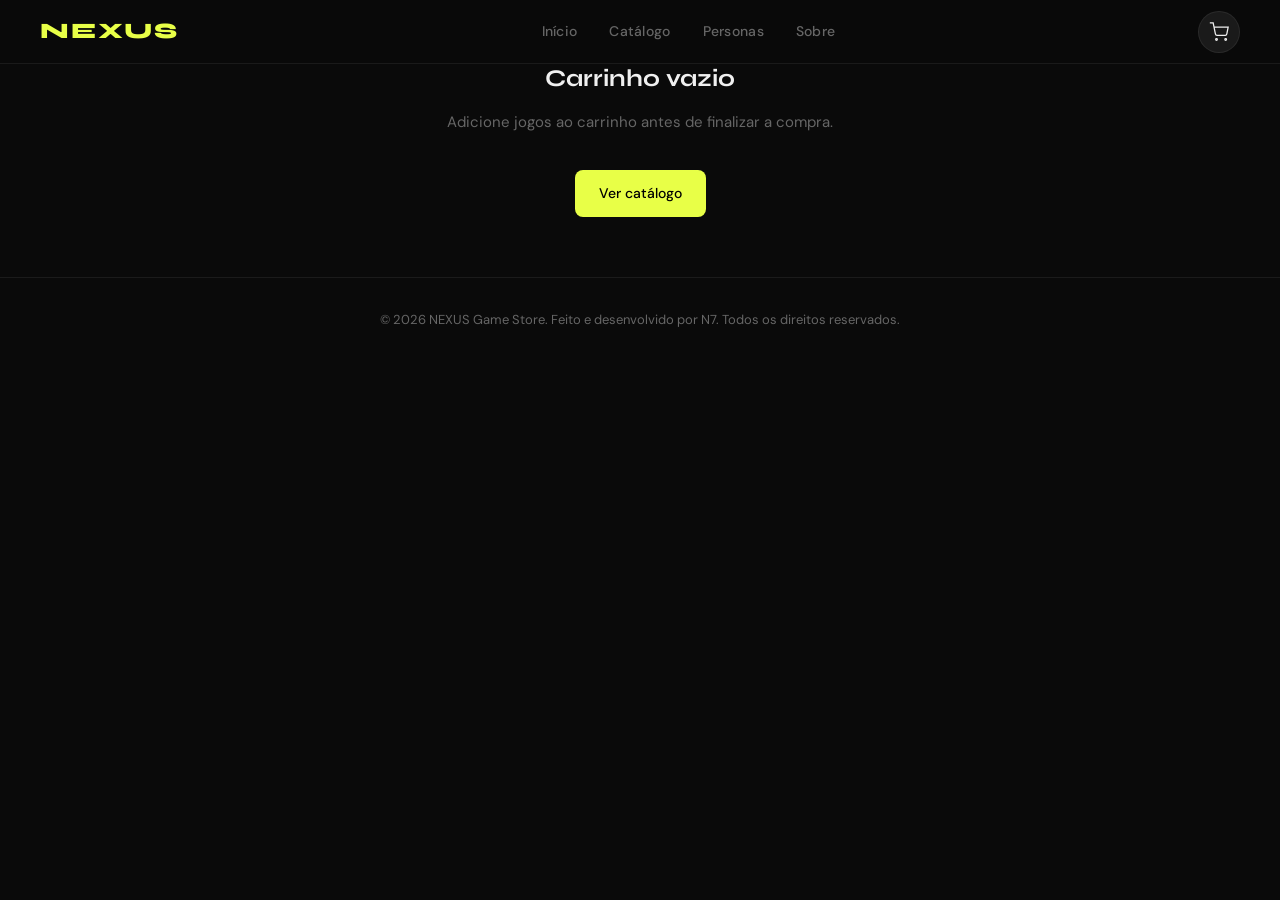
<file: pages/checkout.html>
<!DOCTYPE html>
<html lang="pt-BR">
<head>
  <meta charset="UTF-8">
  <meta name="viewport" content="width=device-width, initial-scale=1.0">
  <title>Checkout — NEXUS</title>
  <link rel="stylesheet" href="../css/style.css">
  <link rel="preconnect" href="https://fonts.googleapis.com">
  <link href="https://fonts.googleapis.com/css2?family=Syne:wght@400;700;800&family=DM+Sans:wght@300;400;500&display=swap" rel="stylesheet">
  <style>
    .checkout-page { padding: 100px 40px 60px; display: grid; grid-template-columns: 1fr 380px; gap: 48px; max-width: 1100px; }
    .checkout-title { font-family: var(--font-display); font-size: 32px; font-weight: 800; margin-bottom: 32px; letter-spacing: -0.02em; }
    .form-section { margin-bottom: 32px; }
    .form-section-title { font-size: 13px; font-weight: 500; text-transform: uppercase; letter-spacing: 0.08em; color: var(--muted); margin-bottom: 16px; padding-bottom: 10px; border-bottom: 1px solid var(--border); }
    .form-row { display: grid; grid-template-columns: 1fr 1fr; gap: 14px; margin-bottom: 14px; }
    .form-row.full { grid-template-columns: 1fr; }
    .form-group { display: flex; flex-direction: column; gap: 6px; }
    .form-group label { font-size: 12px; font-weight: 500; color: var(--muted); letter-spacing: 0.04em; }
    .form-group input, .form-group select {
      background: var(--bg2);
      border: 1px solid var(--border);
      color: var(--text);
      padding: 11px 14px;
      border-radius: 8px;
      font-family: var(--font-body);
      font-size: 14px;
      outline: none;
      transition: border-color 0.2s;
      appearance: none;
    }
    .form-group input:focus, .form-group select:focus { border-color: rgba(255,255,255,0.25); }
    .form-group input::placeholder { color: var(--muted); }
    .payment-methods { display: flex; gap: 10px; margin-bottom: 20px; }
    .payment-method { flex: 1; background: var(--bg2); border: 1px solid var(--border); border-radius: 8px; padding: 12px; text-align: center; cursor: pointer; font-size: 13px; color: var(--muted); transition: all 0.2s; }
    .payment-method.active { border-color: var(--accent); color: var(--accent); }
    .payment-method input { display: none; }
    .order-summary { background: var(--bg2); border: 1px solid var(--border); border-radius: 16px; padding: 24px; position: sticky; top: 84px; height: fit-content; }
    .order-summary-title { font-family: var(--font-display); font-size: 18px; font-weight: 700; margin-bottom: 20px; }
    .order-items { display: flex; flex-direction: column; gap: 14px; margin-bottom: 24px; max-height: 240px; overflow-y: auto; }
    .order-item { display: flex; justify-content: space-between; align-items: center; gap: 12px; font-size: 14px; }
    .order-item-name { color: rgba(240,240,240,0.8); flex: 1; min-width: 0; white-space: nowrap; overflow: hidden; text-overflow: ellipsis; }
    .order-item-price { color: var(--accent); font-weight: 500; flex-shrink: 0; }
    .order-divider { border: none; border-top: 1px solid var(--border); margin: 0 0 16px; }
    .order-row { display: flex; justify-content: space-between; font-size: 14px; margin-bottom: 10px; color: var(--muted); }
    .order-total-row { display: flex; justify-content: space-between; font-size: 16px; font-weight: 500; margin-top: 16px; padding-top: 16px; border-top: 1px solid var(--border); color: var(--text); }
    .order-total-price { font-family: var(--font-display); font-size: 24px; font-weight: 800; color: var(--accent); }
    .empty-checkout { text-align: center; padding: 60px 40px; color: var(--muted); }
    .empty-checkout h2 { font-family: var(--font-display); font-size: 24px; font-weight: 700; margin-bottom: 12px; color: var(--text); }
    @media (max-width: 768px) {
      .checkout-page { grid-template-columns: 1fr; padding: 100px 20px 40px; }
      .form-row { grid-template-columns: 1fr; }
      .order-summary { position: static; }
    }
  </style>
</head>
<body>

  <nav class="navbar">
    <a href="../index.html" class="logo">NEXUS</a>
    <div class="nav-links">
      <a href="../index.html">Início</a>
      <a href="catalogo.html">Catálogo</a>
      <a href="personas.html">Personas</a>
      <a href="sobre.html">Sobre</a>
    </div>
    <button class="cart-btn" onclick="toggleCart()">
      <svg width="20" height="20" viewBox="0 0 24 24" fill="none" stroke="currentColor" stroke-width="1.5"><circle cx="9" cy="21" r="1"/><circle cx="20" cy="21" r="1"/><path d="M1 1h4l2.68 13.39a2 2 0 0 0 2 1.61h9.72a2 2 0 0 0 2-1.61L23 6H6"/></svg>
      <span class="cart-count" id="cart-count">0</span>
    </button>
  </nav>

  <div id="checkout-wrapper"></div>

  <div class="cart-overlay" id="cart-overlay" onclick="toggleCart()"></div>
  <aside class="cart-sidebar" id="cart-sidebar">
    <div class="cart-header">
      <h3>Carrinho</h3>
      <button onclick="toggleCart()" class="close-btn">✕</button>
    </div>
    <div class="cart-items" id="cart-items"><p class="empty-cart">Seu carrinho está vazio.</p></div>
    <div class="cart-footer" id="cart-footer" style="display:none">
      <div class="cart-total"><span>Total</span><strong id="cart-total">R$ 0,00</strong></div>
      <button class="btn-primary full" onclick="window.location.href='checkout.html'">Finalizar compra</button>
    </div>
  </aside>

  <div class="toast" id="toast"></div>

  <footer class="footer"><p>© 2026 NEXUS Game Store. Feito e desenvolvido por N7. Todos os direitos reservados.</p></footer>

  <script src="../js/data.js"></script>
  <script src="../js/cart.js"></script>
  <script>
    function setPayment(method) {
      document.querySelectorAll('.payment-method').forEach(m => m.classList.remove('active'));
      document.getElementById('pm-' + method).classList.add('active');
      const cardFields = document.getElementById('card-fields');
      const pixField = document.getElementById('pix-field');
      if (cardFields) cardFields.style.display = method === 'cartao' ? 'block' : 'none';
      if (pixField) pixField.style.display = method === 'pix' ? 'block' : 'none';
    }

    function submitOrder() {
      const name = document.getElementById('nome')?.value.trim();
      const email = document.getElementById('email')?.value.trim();
      if (!name || !email) { showToast('Preencha nome e e-mail!'); return; }
      localStorage.removeItem('nexus-cart');
      window.location.href = 'confirmacao.html';
    }

    function renderCheckout() {
      const wrapper = document.getElementById('checkout-wrapper');
      if (cart.length === 0) {
        wrapper.innerHTML = `
          <div class="empty-checkout">
            <h2>Carrinho vazio</h2>
            <p>Adicione jogos ao carrinho antes de finalizar a compra.</p>
            <br>
            <a href="catalogo.html" class="btn-primary" style="display:inline-block;text-decoration:none;margin-top:12px">Ver catálogo</a>
          </div>`;
        return;
      }

      const subtotal = cart.reduce((s, i) => s + i.price, 0);
      const taxa = 0;
      const total = subtotal + taxa;

      const itemsHTML = cart.map(i => `
        <div class="order-item">
          <span class="order-item-name">${i.name}</span>
          <span class="order-item-price">R$ ${i.price.toFixed(2).replace('.', ',')}</span>
        </div>
      `).join('');

      wrapper.innerHTML = `
        <div class="checkout-page">
          <div>
            <h1 class="checkout-title">Finalizar compra</h1>
            <div class="form-section">
              <div class="form-section-title">Dados pessoais</div>
              <div class="form-row">
                <div class="form-group"><label>Nome completo</label><input type="text" id="nome" placeholder="Seu nome"></div>
                <div class="form-group"><label>E-mail</label><input type="email" id="email" placeholder="seu@email.com"></div>
              </div>
              <div class="form-row full">
                <div class="form-group"><label>CPF</label><input type="text" placeholder="000.000.000-00"></div>
              </div>
            </div>
            <div class="form-section">
              <div class="form-section-title">Pagamento</div>
              <div class="payment-methods">
                <label class="payment-method active" id="pm-cartao" onclick="setPayment('cartao')">💳 Cartão</label>
                <label class="payment-method" id="pm-pix" onclick="setPayment('pix')">⚡ PIX</label>
                <label class="payment-method" id="pm-boleto" onclick="setPayment('boleto')">📄 Boleto</label>
              </div>
              <div id="card-fields">
                <div class="form-row full"><div class="form-group"><label>Número do cartão</label><input type="text" placeholder="0000 0000 0000 0000"></div></div>
                <div class="form-row">
                  <div class="form-group"><label>Validade</label><input type="text" placeholder="MM/AA"></div>
                  <div class="form-group"><label>CVV</label><input type="text" placeholder="123"></div>
                </div>
                <div class="form-row full"><div class="form-group"><label>Nome no cartão</label><input type="text" placeholder="Como aparece no cartão"></div></div>
              </div>
              <div id="pix-field" style="display:none; background:var(--bg3); border:1px solid var(--border); border-radius:10px; padding:20px; text-align:center;">
                <p style="color:var(--muted);font-size:14px;margin-bottom:8px">Após confirmar, você receberá o QR Code PIX por e-mail.</p>
                <p style="color:var(--accent);font-size:13px;">⚡ Aprovação imediata</p>
              </div>
            </div>
            <button class="btn-primary" style="padding:14px 40px;font-size:15px" onclick="submitOrder()">Confirmar pedido</button>
          </div>
          <div>
            <div class="order-summary">
              <div class="order-summary-title">Resumo do pedido</div>
              <div class="order-items">${itemsHTML}</div>
              <hr class="order-divider">
              <div class="order-row"><span>Subtotal</span><span>R$ ${subtotal.toFixed(2).replace('.', ',')}</span></div>
              <div class="order-row"><span>Taxa</span><span style="color:var(--accent)">Grátis</span></div>
              <div class="order-total-row"><span>Total</span><span class="order-total-price">R$ ${total.toFixed(2).replace('.', ',')}</span></div>
            </div>
          </div>
        </div>`;
    }

    document.addEventListener('DOMContentLoaded', renderCheckout);
  </script>
</body>
</html>
</file>
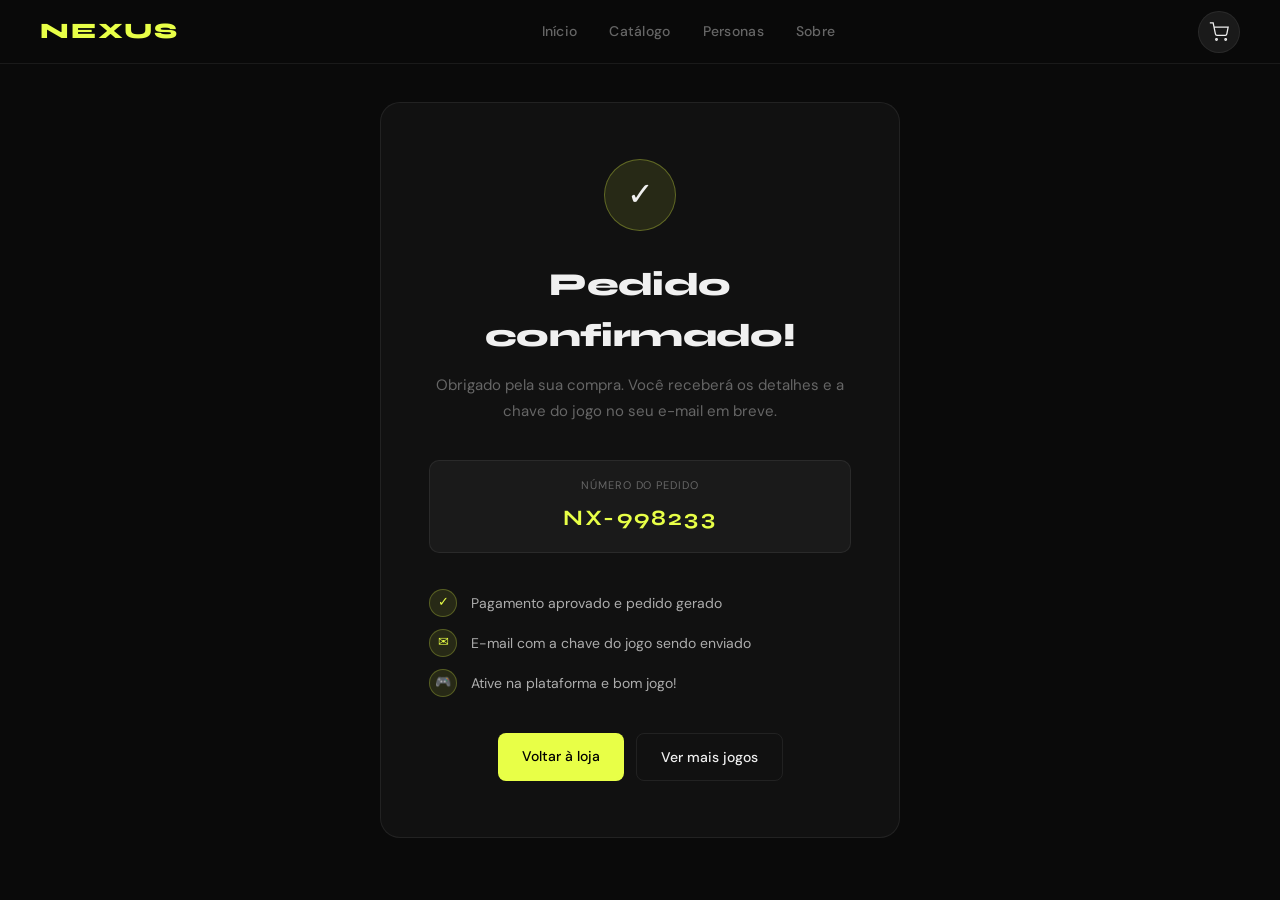
<file: pages/confirmacao.html>
<!DOCTYPE html>
<html lang="pt-BR">
<head>
  <meta charset="UTF-8">
  <meta name="viewport" content="width=device-width, initial-scale=1.0">
  <title>Pedido confirmado — NEXUS</title>
  <link rel="stylesheet" href="../css/style.css">
  <link rel="preconnect" href="https://fonts.googleapis.com">
  <link href="https://fonts.googleapis.com/css2?family=Syne:wght@400;700;800&family=DM+Sans:wght@300;400;500&display=swap" rel="stylesheet">
  <style>
    .confirm-page {
      min-height: 100vh;
      display: flex;
      align-items: center;
      justify-content: center;
      padding: 100px 40px 60px;
    }
    .confirm-card {
      background: var(--bg2);
      border: 1px solid var(--border);
      border-radius: 20px;
      padding: 56px 48px;
      max-width: 520px;
      width: 100%;
      text-align: center;
    }
    .confirm-icon {
      width: 72px;
      height: 72px;
      border-radius: 50%;
      background: rgba(232,255,71,0.1);
      border: 1px solid rgba(232,255,71,0.3);
      display: flex;
      align-items: center;
      justify-content: center;
      font-size: 32px;
      margin: 0 auto 28px;
      animation: pop 0.5s cubic-bezier(0.175, 0.885, 0.32, 1.275) both;
    }
    @keyframes pop {
      from { transform: scale(0); opacity: 0; }
      to   { transform: scale(1); opacity: 1; }
    }
    .confirm-title {
      font-family: var(--font-display);
      font-size: 32px;
      font-weight: 800;
      letter-spacing: -0.02em;
      margin-bottom: 12px;
    }
    .confirm-subtitle {
      color: var(--muted);
      font-size: 15px;
      line-height: 1.7;
      margin-bottom: 36px;
    }
    .confirm-code {
      background: var(--bg3);
      border: 1px solid var(--border);
      border-radius: 10px;
      padding: 16px 24px;
      margin-bottom: 36px;
    }
    .confirm-code-label {
      font-size: 11px;
      text-transform: uppercase;
      letter-spacing: 0.08em;
      color: var(--muted);
      margin-bottom: 6px;
    }
    .confirm-code-value {
      font-family: var(--font-display);
      font-size: 22px;
      font-weight: 700;
      color: var(--accent);
      letter-spacing: 0.1em;
    }
    .confirm-steps {
      display: flex;
      flex-direction: column;
      gap: 12px;
      margin-bottom: 36px;
      text-align: left;
    }
    .confirm-step {
      display: flex;
      align-items: center;
      gap: 14px;
      font-size: 14px;
      color: rgba(240,240,240,0.7);
    }
    .step-dot {
      width: 28px;
      height: 28px;
      border-radius: 50%;
      background: rgba(232,255,71,0.1);
      border: 1px solid rgba(232,255,71,0.25);
      display: flex;
      align-items: center;
      justify-content: center;
      font-size: 13px;
      flex-shrink: 0;
      color: var(--accent);
    }
    .confirm-actions {
      display: flex;
      gap: 12px;
      justify-content: center;
    }
    @media (max-width: 768px) {
      .confirm-card { padding: 36px 24px; }
      .confirm-actions { flex-direction: column; }
      .confirm-actions a, .confirm-actions button { width: 100%; }
    }
  </style>
</head>
<body>

  <nav class="navbar">
    <a href="../index.html" class="logo">NEXUS</a>
    <div class="nav-links">
      <a href="../index.html">Início</a>
      <a href="catalogo.html">Catálogo</a>
      <a href="personas.html">Personas</a>
      <a href="sobre.html">Sobre</a>
    </div>
    <button class="cart-btn" onclick="toggleCart()">
      <svg width="20" height="20" viewBox="0 0 24 24" fill="none" stroke="currentColor" stroke-width="1.5"><circle cx="9" cy="21" r="1"/><circle cx="20" cy="21" r="1"/><path d="M1 1h4l2.68 13.39a2 2 0 0 0 2 1.61h9.72a2 2 0 0 0 2-1.61L23 6H6"/></svg>
      <span class="cart-count" id="cart-count">0</span>
    </button>
  </nav>

  <div class="confirm-page">
    <div class="confirm-card">
      <div class="confirm-icon">✓</div>
      <h1 class="confirm-title">Pedido confirmado!</h1>
      <p class="confirm-subtitle">Obrigado pela sua compra. Você receberá os detalhes e a chave do jogo no seu e-mail em breve.</p>

      <div class="confirm-code">
        <div class="confirm-code-label">Número do pedido</div>
        <div class="confirm-code-value" id="order-number">NX-000000</div>
      </div>

      <div class="confirm-steps">
        <div class="confirm-step">
          <div class="step-dot">✓</div>
          <span>Pagamento aprovado e pedido gerado</span>
        </div>
        <div class="confirm-step">
          <div class="step-dot">✉</div>
          <span>E-mail com a chave do jogo sendo enviado</span>
        </div>
        <div class="confirm-step">
          <div class="step-dot">🎮</div>
          <span>Ative na plataforma e bom jogo!</span>
        </div>
      </div>

      <div class="confirm-actions">
        <a href="../index.html" class="btn-primary" style="text-decoration:none">Voltar à loja</a>
        <a href="catalogo.html" class="btn-ghost" style="text-decoration:none">Ver mais jogos</a>
      </div>
    </div>
  </div>

  <div class="cart-overlay" id="cart-overlay" onclick="toggleCart()"></div>
  <aside class="cart-sidebar" id="cart-sidebar">
    <div class="cart-header">
      <h3>Carrinho</h3>
      <button onclick="toggleCart()" class="close-btn">✕</button>
    </div>
    <div class="cart-items" id="cart-items"><p class="empty-cart">Seu carrinho está vazio.</p></div>
    <div class="cart-footer" id="cart-footer" style="display:none">
      <div class="cart-total"><span>Total</span><strong id="cart-total">R$ 0,00</strong></div>
      <button class="btn-primary full">Finalizar compra</button>
    </div>
  </aside>

  <div class="toast" id="toast"></div>

  <script src="../js/data.js"></script>
  <script src="../js/cart.js"></script>
  <script>
    const num = 'NX-' + Math.floor(100000 + Math.random() * 900000);
    document.getElementById('order-number').textContent = num;
  </script>
</body>
</html>
</file>
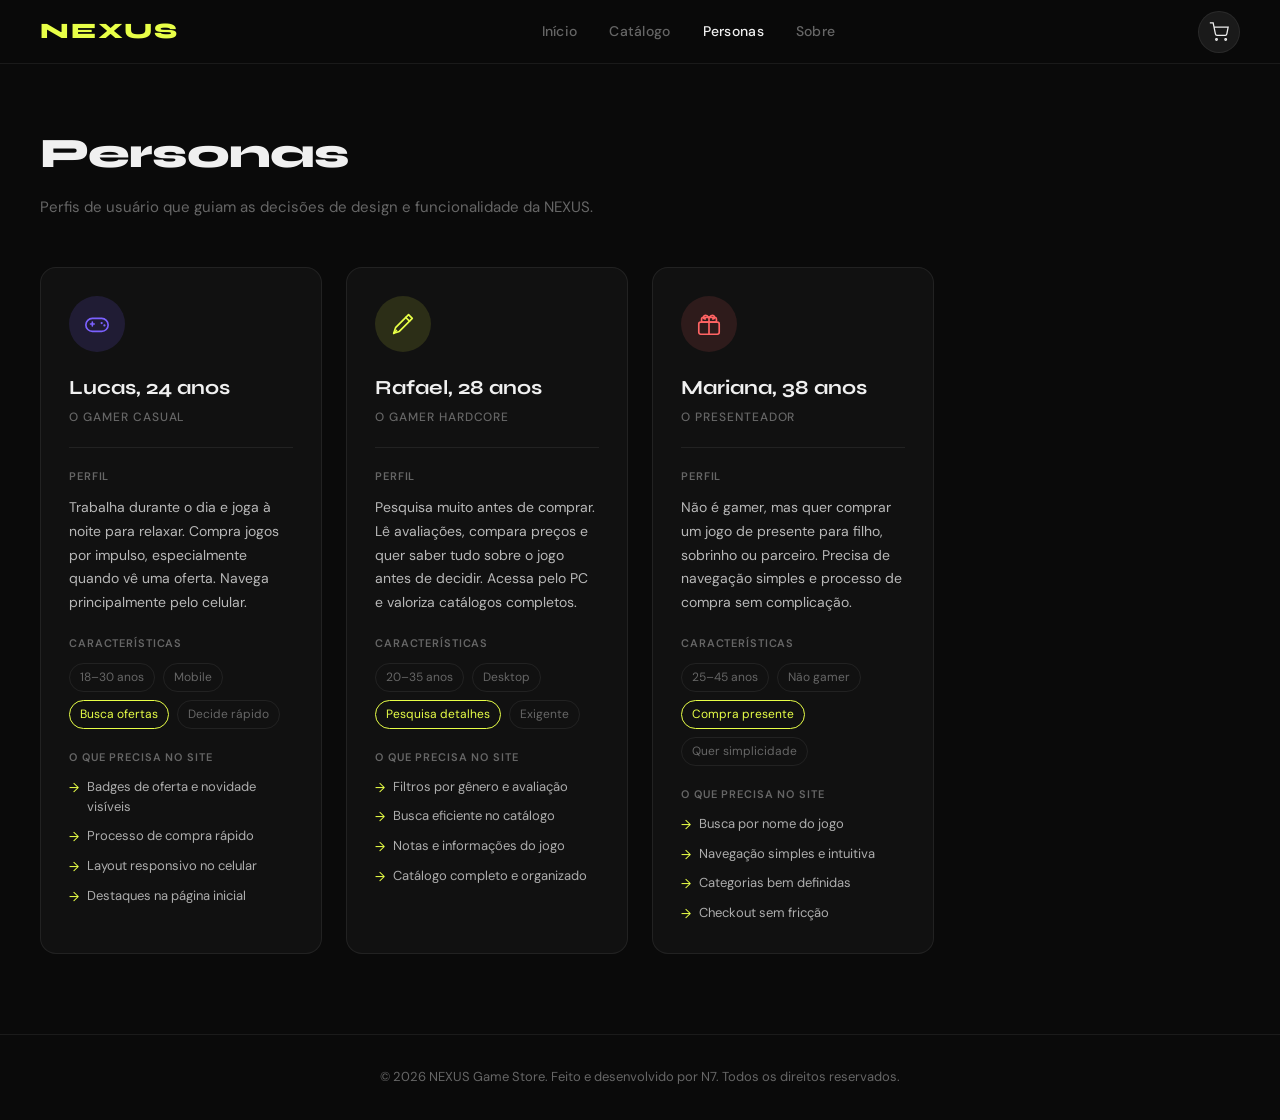
<file: pages/personas.html>
<!DOCTYPE html>
<html lang="pt-BR">
<head>
  <meta charset="UTF-8">
  <meta name="viewport" content="width=device-width, initial-scale=1.0">
  <title>Personas — NEXUS</title>
  <link rel="stylesheet" href="../css/style.css">
  <link rel="preconnect" href="https://fonts.googleapis.com">
  <link href="https://fonts.googleapis.com/css2?family=Syne:wght@400;700;800&family=DM+Sans:wght@300;400;500&display=swap" rel="stylesheet">
  <style>
    .personas-header {
      padding: 120px 40px 48px;
    }
    .personas-header h1 {
      font-family: var(--font-display);
      font-size: 42px;
      font-weight: 800;
      letter-spacing: -0.02em;
      margin-bottom: 8px;
    }
    .personas-header p {
      color: var(--muted);
      font-size: 15px;
    }
    .personas-grid {
      display: grid;
      grid-template-columns: repeat(auto-fill, minmax(280px, 1fr));
      gap: 24px;
      padding: 0 40px 80px;
    }
    .persona-card {
      background: var(--bg2);
      border: 1px solid var(--border);
      border-radius: 16px;
      padding: 28px;
      transition: border-color 0.2s, transform 0.2s;
    }
    .persona-card:hover {
      border-color: rgba(255,255,255,0.15);
      transform: translateY(-3px);
    }
    .persona-avatar {
      width: 56px;
      height: 56px;
      border-radius: 50%;
      display: flex;
      align-items: center;
      justify-content: center;
      font-size: 26px;
      margin-bottom: 20px;
    }
    .persona-avatar.casual  { background: rgba(123,97,255,0.15); }
    .persona-avatar.hardcore { background: rgba(232,255,71,0.12); }
    .persona-avatar.presente { background: rgba(255,100,100,0.12); }
    .persona-name {
      font-family: var(--font-display);
      font-size: 20px;
      font-weight: 700;
      margin-bottom: 4px;
    }
    .persona-role {
      font-size: 12px;
      font-weight: 500;
      letter-spacing: 0.08em;
      text-transform: uppercase;
      color: var(--muted);
      margin-bottom: 20px;
    }
    .persona-divider {
      border: none;
      border-top: 1px solid var(--border);
      margin-bottom: 20px;
    }
    .persona-section-title {
      font-size: 11px;
      font-weight: 600;
      letter-spacing: 0.08em;
      text-transform: uppercase;
      color: var(--muted);
      margin-bottom: 10px;
    }
    .persona-text {
      font-size: 14px;
      color: rgba(240,240,240,0.75);
      line-height: 1.7;
      margin-bottom: 20px;
    }
    .persona-tags {
      display: flex;
      flex-wrap: wrap;
      gap: 8px;
      margin-bottom: 20px;
    }
    .persona-tag {
      font-size: 12px;
      padding: 4px 10px;
      border-radius: 20px;
      border: 1px solid var(--border);
      color: var(--muted);
    }
    .persona-tag.highlight {
      border-color: var(--accent);
      color: var(--accent);
    }
    .persona-needs {
      list-style: none;
      display: flex;
      flex-direction: column;
      gap: 8px;
    }
    .persona-needs li {
      font-size: 13px;
      color: rgba(240,240,240,0.7);
      display: flex;
      align-items: flex-start;
      gap: 8px;
    }
    .persona-needs li::before {
      content: '→';
      color: var(--accent);
      flex-shrink: 0;
      margin-top: 1px;
    }
    @media (max-width: 768px) {
      .personas-header, .personas-grid { padding-left: 20px; padding-right: 20px; }
    }
  </style>
</head>
<body>

  <nav class="navbar">
    <a href="../index.html" class="logo">NEXUS</a>
    <div class="nav-links">
      <a href="../index.html">Início</a>
      <a href="catalogo.html">Catálogo</a>
      <a href="personas.html" class="active">Personas</a>
      <a href="sobre.html">Sobre</a>
    </div>
    <button class="cart-btn" onclick="toggleCart()">
      <svg width="20" height="20" viewBox="0 0 24 24" fill="none" stroke="currentColor" stroke-width="1.5"><circle cx="9" cy="21" r="1"/><circle cx="20" cy="21" r="1"/><path d="M1 1h4l2.68 13.39a2 2 0 0 0 2 1.61h9.72a2 2 0 0 0 2-1.61L23 6H6"/></svg>
      <span class="cart-count" id="cart-count">0</span>
    </button>
  </nav>

  <div class="personas-header">
    <h1>Personas</h1>
    <p>Perfis de usuário que guiam as decisões de design e funcionalidade da NEXUS.</p>
  </div>

  <div class="personas-grid">

    <!-- Persona 1 -->
    <div class="persona-card">
      <div class="persona-avatar casual"><svg width="28" height="28" viewBox="0 0 28 28" fill="none" xmlns="http://www.w3.org/2000/svg">
  <rect x="2" y="8" width="24" height="14" rx="7" stroke="currentColor" stroke-width="1.8"/>
  <path d="M9 12V16M7 14H11" stroke="currentColor" stroke-width="1.8" stroke-linecap="round"/>
  <circle cx="19" cy="13" r="1.2" fill="currentColor"/>
  <circle cx="22" cy="15.5" r="1.2" fill="currentColor"/>
</svg></div>
      <div class="persona-name">Lucas, 24 anos</div>
      <div class="persona-role">O Gamer Casual</div>
      <hr class="persona-divider">
      <div class="persona-section-title">Perfil</div>
      <p class="persona-text">Trabalha durante o dia e joga à noite para relaxar. Compra jogos por impulso, especialmente quando vê uma oferta. Navega principalmente pelo celular.</p>
      <div class="persona-section-title">Características</div>
      <div class="persona-tags">
        <span class="persona-tag">18–30 anos</span>
        <span class="persona-tag">Mobile</span>
        <span class="persona-tag highlight">Busca ofertas</span>
        <span class="persona-tag">Decide rápido</span>
      </div>
      <div class="persona-section-title">O que precisa no site</div>
      <ul class="persona-needs">
        <li>Badges de oferta e novidade visíveis</li>
        <li>Processo de compra rápido</li>
        <li>Layout responsivo no celular</li>
        <li>Destaques na página inicial</li>
      </ul>
    </div>

    <!-- Persona 2 -->
    <div class="persona-card">
      <div class="persona-avatar hardcore"><svg width="28" height="28" viewBox="0 0 28 28" fill="none" xmlns="http://www.w3.org/2000/svg">
  <path d="M20 4L24 8L10 22L4 24L6 18L20 4Z" stroke="currentColor" stroke-width="1.8" stroke-linejoin="round"/>
  <path d="M17 7L21 11" stroke="currentColor" stroke-width="1.8" stroke-linecap="round"/>
  <path d="M4 24L7 21" stroke="currentColor" stroke-width="1.8" stroke-linecap="round"/>
</svg></div>
      <div class="persona-name">Rafael, 28 anos</div>
      <div class="persona-role">O Gamer Hardcore</div>
      <hr class="persona-divider">
      <div class="persona-section-title">Perfil</div>
      <p class="persona-text">Pesquisa muito antes de comprar. Lê avaliações, compara preços e quer saber tudo sobre o jogo antes de decidir. Acessa pelo PC e valoriza catálogos completos.</p>
      <div class="persona-section-title">Características</div>
      <div class="persona-tags">
        <span class="persona-tag">20–35 anos</span>
        <span class="persona-tag">Desktop</span>
        <span class="persona-tag highlight">Pesquisa detalhes</span>
        <span class="persona-tag">Exigente</span>
      </div>
      <div class="persona-section-title">O que precisa no site</div>
      <ul class="persona-needs">
        <li>Filtros por gênero e avaliação</li>
        <li>Busca eficiente no catálogo</li>
        <li>Notas e informações do jogo</li>
        <li>Catálogo completo e organizado</li>
      </ul>
    </div>

    <!-- Persona 3 -->
    <div class="persona-card">
      <div class="persona-avatar presente"><svg width="28" height="28" viewBox="0 0 28 28" fill="none" xmlns="http://www.w3.org/2000/svg">
  <rect x="3" y="12" width="22" height="13" rx="2" stroke="currentColor" stroke-width="1.8"/>
  <rect x="6" y="7" width="16" height="5" rx="1.5" stroke="currentColor" stroke-width="1.8"/>
  <path d="M14 7V25" stroke="currentColor" stroke-width="1.8" stroke-linecap="round"/>
  <path d="M14 7C14 7 11 4 9 5C7 6 8 9 10 8.5" stroke="currentColor" stroke-width="1.8" stroke-linecap="round"/>
  <path d="M14 7C14 7 17 4 19 5C21 6 20 9 18 8.5" stroke="currentColor" stroke-width="1.8" stroke-linecap="round"/>
</svg></div>
      <div class="persona-name">Mariana, 38 anos</div>
      <div class="persona-role">O Presenteador</div>
      <hr class="persona-divider">
      <div class="persona-section-title">Perfil</div>
      <p class="persona-text">Não é gamer, mas quer comprar um jogo de presente para filho, sobrinho ou parceiro. Precisa de navegação simples e processo de compra sem complicação.</p>
      <div class="persona-section-title">Características</div>
      <div class="persona-tags">
        <span class="persona-tag">25–45 anos</span>
        <span class="persona-tag">Não gamer</span>
        <span class="persona-tag highlight">Compra presente</span>
        <span class="persona-tag">Quer simplicidade</span>
      </div>
      <div class="persona-section-title">O que precisa no site</div>
      <ul class="persona-needs">
        <li>Busca por nome do jogo</li>
        <li>Navegação simples e intuitiva</li>
        <li>Categorias bem definidas</li>
        <li>Checkout sem fricção</li>
      </ul>
    </div>

  </div>

  <div class="cart-overlay" id="cart-overlay" onclick="toggleCart()"></div>
  <aside class="cart-sidebar" id="cart-sidebar">
    <div class="cart-header">
      <h3>Carrinho</h3>
      <button onclick="toggleCart()" class="close-btn">✕</button>
    </div>
    <div class="cart-items" id="cart-items">
      <p class="empty-cart">Seu carrinho está vazio.</p>
    </div>
    <div class="cart-footer" id="cart-footer" style="display:none">
      <div class="cart-total">
        <span>Total</span>
        <strong id="cart-total">R$ 0,00</strong>
      </div>
      <button class="btn-primary full">Finalizar compra</button>
    </div>
  </aside>

  <div class="toast" id="toast"></div>

  <footer class="footer">
    <p>© 2026 NEXUS Game Store. Feito e desenvolvido por N7. Todos os direitos reservados.</p>
  </footer>

  <script src="../js/data.js"></script>
  <script src="../js/cart.js"></script>
</body>
</html>
</file>
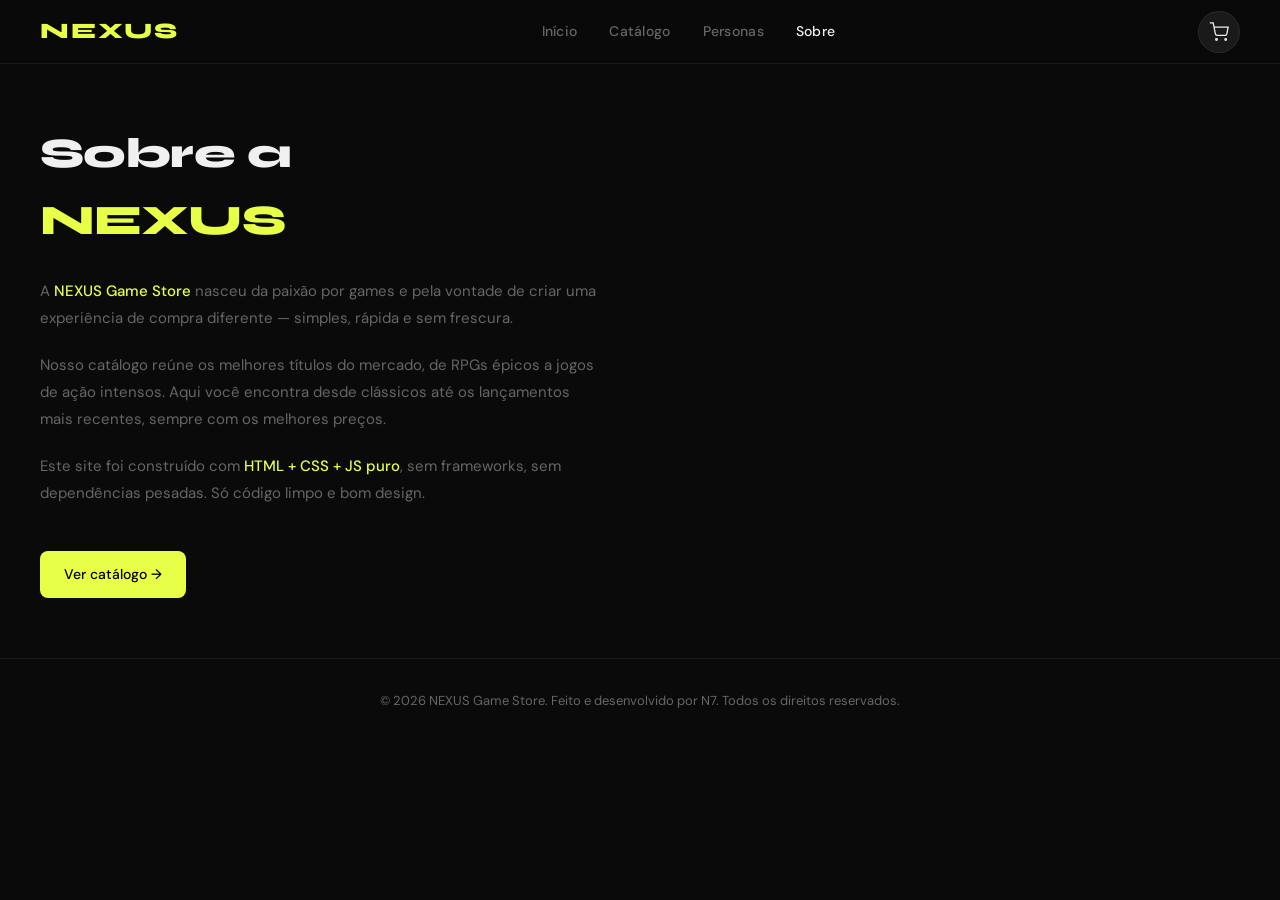
<file: pages/sobre.html>
<!DOCTYPE html>
<html lang="pt-BR">
<head>
  <meta charset="UTF-8">
  <meta name="viewport" content="width=device-width, initial-scale=1.0">
  <title>Sobre — NEXUS</title>
  <link rel="stylesheet" href="../css/style.css">
  <link rel="preconnect" href="https://fonts.googleapis.com">
  <link href="https://fonts.googleapis.com/css2?family=Syne:wght@400;700;800&family=DM+Sans:wght@300;400;500&display=swap" rel="stylesheet">
</head>
<body>

  <nav class="navbar">
    <a href="../index.html" class="logo">NEXUS</a>
    <div class="nav-links">
      <a href="../index.html">Início</a>
      <a href="catalogo.html">Catálogo</a>
      <a href="personas.html">Personas</a>
      <a href="sobre.html" class="active">Sobre</a>
    </div>
    <button class="cart-btn" onclick="toggleCart()">
      <svg width="20" height="20" viewBox="0 0 24 24" fill="none" stroke="currentColor" stroke-width="1.5"><circle cx="9" cy="21" r="1"/><circle cx="20" cy="21" r="1"/><path d="M1 1h4l2.68 13.39a2 2 0 0 0 2 1.61h9.72a2 2 0 0 0 2-1.61L23 6H6"/></svg>
      <span class="cart-count" id="cart-count">0</span>
    </button>
  </nav>

  <div class="sobre-content">
    <h1>Sobre a<br><span style="color:var(--accent)">NEXUS</span></h1>
    <p>
      A <span class="highlight">NEXUS Game Store</span> nasceu da paixão por games e pela vontade de criar uma experiência de compra diferente — simples, rápida e sem frescura.
    </p>
    <p>
      Nosso catálogo reúne os melhores títulos do mercado, de RPGs épicos a jogos de ação intensos. Aqui você encontra desde clássicos até os lançamentos mais recentes, sempre com os melhores preços.
    </p>
    <p>
      Este site foi construído com <span class="highlight">HTML + CSS + JS puro</span>, sem frameworks, sem dependências pesadas. Só código limpo e bom design.
    </p>
    <br>
    <a href="catalogo.html" class="btn-primary" style="display:inline-block;text-decoration:none">Ver catálogo →</a>
  </div>

  <div class="cart-overlay" id="cart-overlay" onclick="toggleCart()"></div>
  <aside class="cart-sidebar" id="cart-sidebar">
    <div class="cart-header">
      <h3>Carrinho</h3>
      <button onclick="toggleCart()" class="close-btn">✕</button>
    </div>
    <div class="cart-items" id="cart-items">
      <p class="empty-cart">Seu carrinho está vazio.</p>
    </div>
    <div class="cart-footer" id="cart-footer" style="display:none">
      <div class="cart-total">
        <span>Total</span>
        <strong id="cart-total">R$ 0,00</strong>
      </div>
      <button class="btn-primary full">Finalizar compra</button>
    </div>
  </aside>

  <div class="toast" id="toast"></div>

  <footer class="footer">
    <p>© 2026 NEXUS Game Store. Feito e desenvolvido por N7. Todos os direitos reservados.</p>
  </footer>

  <script src="../js/data.js"></script>
  <script src="../js/cart.js"></script>
</body>
</html>
</file>
<file: css/style.css>
/* ===== RESET & BASE ===== */
*, *::before, *::after { box-sizing: border-box; margin: 0; padding: 0; }

:root {
  --bg: #0a0a0a;
  --bg2: #111111;
  --bg3: #1a1a1a;
  --border: rgba(255,255,255,0.07);
  --accent: #e8ff47;
  --accent2: #7b61ff;
  --text: #f0f0f0;
  --muted: #666;
  --radius: 12px;
  --font-display: 'Syne', sans-serif;
  --font-body: 'DM Sans', sans-serif;
}

html { scroll-behavior: smooth; }

body {
  background: var(--bg);
  color: var(--text);
  font-family: var(--font-body);
  font-size: 15px;
  line-height: 1.6;
  min-height: 100vh;
}

/* ===== NAVBAR ===== */
.navbar {
  position: fixed;
  top: 0; left: 0; right: 0;
  z-index: 100;
  display: flex;
  align-items: center;
  justify-content: space-between;
  padding: 0 40px;
  height: 64px;
  background: rgba(10,10,10,0.85);
  backdrop-filter: blur(12px);
  border-bottom: 1px solid var(--border);
}

.logo {
  font-family: var(--font-display);
  font-weight: 800;
  font-size: 22px;
  letter-spacing: 0.08em;
  color: var(--accent);
  text-decoration: none;
}

.nav-links {
  display: flex;
  gap: 32px;
}

.nav-links a {
  color: var(--muted);
  text-decoration: none;
  font-size: 14px;
  font-weight: 500;
  letter-spacing: 0.02em;
  transition: color 0.2s;
}

.nav-links a:hover,
.nav-links a.active {
  color: var(--text);
}

.cart-btn {
  position: relative;
  background: var(--bg3);
  border: 1px solid var(--border);
  color: var(--text);
  width: 42px;
  height: 42px;
  border-radius: 50%;
  display: flex;
  align-items: center;
  justify-content: center;
  cursor: pointer;
  transition: border-color 0.2s;
}

.cart-btn:hover { border-color: var(--accent); }

.cart-count {
  position: absolute;
  top: -4px;
  right: -4px;
  background: var(--accent);
  color: #000;
  font-size: 10px;
  font-weight: 700;
  width: 18px;
  height: 18px;
  border-radius: 50%;
  display: flex;
  align-items: center;
  justify-content: center;
  opacity: 0;
  transform: scale(0);
  transition: all 0.2s;
}

.cart-count.visible {
  opacity: 1;
  transform: scale(1);
}

/* ===== HERO ===== */
.hero {
  min-height: 100vh;
  display: flex;
  align-items: center;
  justify-content: space-between;
  padding: 100px 40px 60px;
  position: relative;
  overflow: hidden;
  gap: 40px;
}

.hero-bg {
  position: absolute;
  inset: 0;
  background: radial-gradient(ellipse 60% 70% at 70% 50%, rgba(123,97,255,0.08) 0%, transparent 70%),
              radial-gradient(ellipse 40% 50% at 30% 80%, rgba(232,255,71,0.04) 0%, transparent 60%);
  pointer-events: none;
}

.hero-content {
  max-width: 520px;
  z-index: 1;
}

.hero-tag {
  display: inline-block;
  font-size: 12px;
  font-weight: 500;
  letter-spacing: 0.1em;
  text-transform: uppercase;
  color: var(--accent);
  border: 1px solid rgba(232,255,71,0.3);
  padding: 4px 12px;
  border-radius: 20px;
  margin-bottom: 24px;
}

.hero-title {
  font-family: var(--font-display);
  font-size: clamp(56px, 7vw, 88px);
  font-weight: 800;
  line-height: 0.95;
  letter-spacing: -0.02em;
  margin-bottom: 20px;
}

.hero-title span {
  color: var(--accent);
}

.hero-desc {
  color: var(--muted);
  font-size: 16px;
  line-height: 1.7;
  margin-bottom: 36px;
  max-width: 400px;
}

.hero-actions {
  display: flex;
  gap: 12px;
  flex-wrap: wrap;
}

/* ===== HERO VISUAL ===== */
.hero-visual {
  z-index: 1;
  flex-shrink: 0;
}

.game-cover {
  width: 280px;
  height: 370px;
  border-radius: 20px;
  border: 1px solid var(--border);
  position: relative;
  overflow: hidden;
  background: linear-gradient(135deg, #1a0a2e 0%, #0d1a2e 40%, #1a1a0a 100%);
  transition: transform 0.4s ease;
}

.game-cover:hover { transform: translateY(-6px) rotate(1deg); }

.game-cover.featured {
  background: linear-gradient(135deg, #0f0020 0%, #1a0535 40%, #001020 100%);
  box-shadow: 0 0 80px rgba(123,97,255,0.2), 0 0 30px rgba(232,255,71,0.05);
}

.cover-inner {
  position: absolute;
  inset: 0;
  display: flex;
  flex-direction: column;
  justify-content: flex-end;
  padding: 24px;
  background: linear-gradient(to top, rgba(0,0,0,0.85) 0%, transparent 60%);
}

.cover-genre {
  font-size: 11px;
  font-weight: 500;
  letter-spacing: 0.08em;
  text-transform: uppercase;
  color: var(--accent);
  margin-bottom: 6px;
}

.cover-title {
  font-family: var(--font-display);
  font-size: 28px;
  font-weight: 800;
  letter-spacing: 0.04em;
  color: #fff;
}

.cover-rating {
  font-size: 13px;
  color: rgba(255,255,255,0.5);
  margin-top: 4px;
}

/* ===== BUTTONS ===== */
.btn-primary {
  background: var(--accent);
  color: #000;
  font-family: var(--font-body);
  font-size: 14px;
  font-weight: 500;
  border: none;
  padding: 12px 24px;
  border-radius: 8px;
  cursor: pointer;
  transition: opacity 0.2s, transform 0.15s;
  white-space: nowrap;
}

.btn-primary:hover { opacity: 0.9; transform: translateY(-1px); }
.btn-primary:active { transform: translateY(0); }
.btn-primary.full { width: 100%; padding: 14px; font-size: 15px; }

.btn-ghost {
  background: transparent;
  color: var(--text);
  font-family: var(--font-body);
  font-size: 14px;
  font-weight: 500;
  border: 1px solid var(--border);
  padding: 12px 24px;
  border-radius: 8px;
  cursor: pointer;
  transition: border-color 0.2s, background 0.2s;
}

.btn-ghost:hover { border-color: rgba(255,255,255,0.2); background: var(--bg3); }

/* ===== SECTIONS ===== */
.section {
  padding: 60px 40px;
}

.section-header {
  display: flex;
  align-items: baseline;
  justify-content: space-between;
  margin-bottom: 32px;
}

.section-header h2 {
  font-family: var(--font-display);
  font-size: 26px;
  font-weight: 700;
  letter-spacing: -0.01em;
}

.see-all {
  font-size: 13px;
  color: var(--muted);
  text-decoration: none;
  transition: color 0.2s;
}

.see-all:hover { color: var(--accent); }

/* ===== GAMES GRID ===== */
.games-grid {
  display: grid;
  grid-template-columns: repeat(auto-fill, minmax(200px, 1fr));
  gap: 20px;
}

.game-card {
  background: var(--bg2);
  border: 1px solid var(--border);
  border-radius: var(--radius);
  overflow: hidden;
  cursor: pointer;
  transition: border-color 0.2s, transform 0.2s;
}

.game-card:hover {
  border-color: rgba(255,255,255,0.15);
  transform: translateY(-3px);
}

.game-thumb {
  height: 160px;
  background: var(--bg3);
  display: flex;
  align-items: center;
  justify-content: center;
  font-size: 48px;
  position: relative;
  overflow: hidden;
}

.game-thumb::after {
  content: '';
  position: absolute;
  inset: 0;
  background: linear-gradient(to bottom, transparent 50%, rgba(0,0,0,0.5));
}

.game-badge {
  position: absolute;
  top: 10px;
  right: 10px;
  font-size: 10px;
  font-weight: 600;
  letter-spacing: 0.06em;
  text-transform: uppercase;
  padding: 3px 8px;
  border-radius: 4px;
  z-index: 1;
}

.game-badge.new { background: var(--accent); color: #000; }
.game-badge.sale { background: #ff4747; color: #fff; }

.game-info {
  padding: 14px;
}

.game-name {
  font-size: 14px;
  font-weight: 500;
  margin-bottom: 4px;
  white-space: nowrap;
  overflow: hidden;
  text-overflow: ellipsis;
}

.game-genre {
  font-size: 12px;
  color: var(--muted);
  margin-bottom: 12px;
}

.game-footer {
  display: flex;
  align-items: center;
  justify-content: space-between;
}

.game-price {
  font-family: var(--font-display);
  font-size: 16px;
  font-weight: 700;
  color: var(--accent);
}

.game-add {
  width: 30px;
  height: 30px;
  background: var(--bg3);
  border: 1px solid var(--border);
  border-radius: 6px;
  color: var(--text);
  display: flex;
  align-items: center;
  justify-content: center;
  cursor: pointer;
  font-size: 18px;
  transition: background 0.2s, border-color 0.2s;
  line-height: 1;
}

.game-add:hover { background: var(--accent); border-color: var(--accent); color: #000; }

/* ===== CATEGORIES ===== */
.categories-grid {
  display: grid;
  grid-template-columns: repeat(auto-fill, minmax(140px, 1fr));
  gap: 12px;
}

.category-card {
  background: var(--bg2);
  border: 1px solid var(--border);
  border-radius: var(--radius);
  padding: 20px 16px;
  display: flex;
  flex-direction: column;
  align-items: center;
  gap: 10px;
  cursor: pointer;
  font-size: 14px;
  font-weight: 500;
  transition: border-color 0.2s, background 0.2s;
}

.category-card:hover {
  border-color: rgba(255,255,255,0.2);
  background: var(--bg3);
}

.cat-icon { font-size: 28px; }

/* ===== CART SIDEBAR ===== */
.cart-overlay {
  position: fixed;
  inset: 0;
  background: rgba(0,0,0,0.6);
  z-index: 200;
  opacity: 0;
  pointer-events: none;
  transition: opacity 0.3s;
}

.cart-overlay.open { opacity: 1; pointer-events: all; }

.cart-sidebar {
  position: fixed;
  top: 0;
  right: 0;
  bottom: 0;
  width: 360px;
  background: var(--bg2);
  border-left: 1px solid var(--border);
  z-index: 201;
  display: flex;
  flex-direction: column;
  transform: translateX(100%);
  transition: transform 0.35s cubic-bezier(0.4,0,0.2,1);
}

.cart-sidebar.open { transform: translateX(0); }

.cart-header {
  display: flex;
  align-items: center;
  justify-content: space-between;
  padding: 20px 24px;
  border-bottom: 1px solid var(--border);
}

.cart-header h3 {
  font-family: var(--font-display);
  font-size: 18px;
  font-weight: 700;
}

.close-btn {
  background: none;
  border: none;
  color: var(--muted);
  font-size: 18px;
  cursor: pointer;
  transition: color 0.2s;
}

.close-btn:hover { color: var(--text); }

.cart-items {
  flex: 1;
  overflow-y: auto;
  padding: 16px 24px;
}

.empty-cart {
  color: var(--muted);
  text-align: center;
  margin-top: 40px;
  font-size: 14px;
}

.cart-item {
  display: flex;
  align-items: center;
  justify-content: space-between;
  padding: 14px 0;
  border-bottom: 1px solid var(--border);
  gap: 12px;
}

.cart-item-info { flex: 1; min-width: 0; }

.cart-item-name {
  font-size: 14px;
  font-weight: 500;
  white-space: nowrap;
  overflow: hidden;
  text-overflow: ellipsis;
}

.cart-item-price {
  font-size: 13px;
  color: var(--accent);
  margin-top: 2px;
}

.cart-item-remove {
  background: none;
  border: none;
  color: var(--muted);
  cursor: pointer;
  font-size: 16px;
  transition: color 0.2s;
  flex-shrink: 0;
}

.cart-item-remove:hover { color: #ff4747; }

.cart-footer {
  padding: 20px 24px;
  border-top: 1px solid var(--border);
}

.cart-total {
  display: flex;
  justify-content: space-between;
  align-items: center;
  margin-bottom: 16px;
  font-size: 15px;
}

.cart-total strong {
  font-family: var(--font-display);
  font-size: 20px;
  color: var(--accent);
}

/* ===== TOAST ===== */
.toast {
  position: fixed;
  bottom: 32px;
  left: 50%;
  transform: translateX(-50%) translateY(20px);
  background: var(--bg3);
  border: 1px solid var(--border);
  color: var(--text);
  padding: 12px 20px;
  border-radius: 8px;
  font-size: 14px;
  z-index: 300;
  opacity: 0;
  pointer-events: none;
  transition: all 0.3s;
  white-space: nowrap;
}

.toast.show {
  opacity: 1;
  transform: translateX(-50%) translateY(0);
}

/* ===== FOOTER ===== */
.footer {
  padding: 32px 40px;
  border-top: 1px solid var(--border);
  text-align: center;
  color: var(--muted);
  font-size: 13px;
}

/* ===== PAGE: CATÁLOGO ===== */
.page-header {
  padding: 120px 40px 40px;
}

.page-header h1 {
  font-family: var(--font-display);
  font-size: 42px;
  font-weight: 800;
  letter-spacing: -0.02em;
  margin-bottom: 8px;
}

.page-header p { color: var(--muted); }

.catalog-controls {
  padding: 0 40px 32px;
  display: flex;
  gap: 12px;
  flex-wrap: wrap;
  align-items: center;
}

.search-input {
  background: var(--bg2);
  border: 1px solid var(--border);
  color: var(--text);
  padding: 10px 16px;
  border-radius: 8px;
  font-family: var(--font-body);
  font-size: 14px;
  width: 240px;
  transition: border-color 0.2s;
  outline: none;
}

.search-input:focus { border-color: rgba(255,255,255,0.2); }
.search-input::placeholder { color: var(--muted); }

.filter-btn {
  background: var(--bg2);
  border: 1px solid var(--border);
  color: var(--muted);
  padding: 9px 16px;
  border-radius: 8px;
  font-family: var(--font-body);
  font-size: 13px;
  cursor: pointer;
  transition: all 0.2s;
}

.filter-btn:hover, .filter-btn.active {
  border-color: var(--accent);
  color: var(--accent);
}

.catalog-grid {
  padding: 0 40px 60px;
  display: grid;
  grid-template-columns: repeat(auto-fill, minmax(200px, 1fr));
  gap: 20px;
}

/* ===== PAGE: SOBRE ===== */
.sobre-content {
  padding: 120px 40px 60px;
  max-width: 640px;
}

.sobre-content h1 {
  font-family: var(--font-display);
  font-size: 42px;
  font-weight: 800;
  letter-spacing: -0.02em;
  margin-bottom: 24px;
}

.sobre-content p {
  color: var(--muted);
  line-height: 1.8;
  margin-bottom: 20px;
}

.sobre-content .highlight {
  color: var(--accent);
  font-weight: 500;
}

/* ===== SCROLLBAR ===== */
::-webkit-scrollbar { width: 4px; }
::-webkit-scrollbar-track { background: transparent; }
::-webkit-scrollbar-thumb { background: var(--border); border-radius: 2px; }

/* ===== RESPONSIVE ===== */
@media (max-width: 768px) {
  .navbar { padding: 0 20px; }
  .nav-links { display: none; }
  .hero { flex-direction: column; padding: 100px 20px 40px; text-align: center; }
  .hero-visual { display: none; }
  .section, .page-header, .catalog-controls, .catalog-grid, .sobre-content { padding-left: 20px; padding-right: 20px; }
  .cart-sidebar { width: 100%; }
}

/* ===== GAME THUMB WITH COVER IMAGE ===== */
.game-thumb img {
  width: 100%;
  height: 100%;
  object-fit: cover;
  display: block;
}

.game-thumb.no-cover {
  font-size: 48px;
  align-items: center;
  justify-content: center;
}

/* ===== NAV RIGHT / AUTH ===== */
.nav-right {
  display: flex;
  align-items: center;
  gap: 12px;
}

.login-nav-btn {
  font-size: 13px;
  font-weight: 500;
  color: var(--muted);
  text-decoration: none;
  padding: 8px 16px;
  border: 1px solid var(--border);
  border-radius: 8px;
  transition: all 0.2s;
  white-space: nowrap;
}

.login-nav-btn:hover,
.login-nav-btn.active {
  color: var(--accent);
  border-color: var(--accent);
}

.nav-user-menu {
  display: flex;
  align-items: center;
  gap: 10px;
}

.nav-username {
  font-size: 13px;
  font-weight: 500;
  color: var(--accent);
}

.logout-btn {
  font-size: 12px;
  color: var(--muted);
  background: none;
  border: 1px solid var(--border);
  border-radius: 6px;
  padding: 5px 12px;
  cursor: pointer;
  font-family: var(--font-body);
  transition: color 0.2s, border-color 0.2s;
}

.logout-btn:hover {
  color: #ff4747;
  border-color: #ff4747;
}

/* ===== LOGIN PAGE ===== */
.login-page {
  display: flex;
  min-height: 100vh;
}

.login-branding {
  flex: 1;
  background: var(--bg2);
  border-right: 1px solid var(--border);
  display: flex;
  align-items: center;
  justify-content: center;
  padding: 80px 60px;
  position: relative;
  overflow: hidden;
}

.login-branding::before {
  content: '';
  position: absolute;
  inset: 0;
  background: radial-gradient(ellipse 80% 60% at 50% 50%, rgba(123,97,255,0.1) 0%, transparent 70%);
  pointer-events: none;
}

.login-branding-inner {
  z-index: 1;
  max-width: 400px;
}

.login-logo {
  font-family: var(--font-display);
  font-weight: 800;
  font-size: 32px;
  letter-spacing: 0.1em;
  color: var(--accent);
  margin-bottom: 32px;
}

.login-tagline {
  font-family: var(--font-display);
  font-size: clamp(32px, 4vw, 52px);
  font-weight: 800;
  line-height: 1.0;
  letter-spacing: -0.02em;
  margin-bottom: 48px;
  color: var(--text);
}

.login-tagline span {
  color: var(--accent);
}

.login-games-preview {
  display: flex;
  gap: 14px;
}

.preview-card {
  width: 110px;
  height: 148px;
  border-radius: 12px;
  overflow: hidden;
  border: 1px solid var(--border);
  transform: translateY(0);
  animation: floatCard 3s ease-in-out infinite;
  animation-delay: var(--delay, 0s);
  box-shadow: 0 20px 40px rgba(0,0,0,0.4);
}

.preview-card img {
  width: 100%;
  height: 100%;
  object-fit: cover;
}

@keyframes floatCard {
  0%, 100% { transform: translateY(0px); }
  50% { transform: translateY(-10px); }
}

.login-form-area {
  width: 480px;
  display: flex;
  align-items: center;
  justify-content: center;
  padding: 80px 40px;
}

.login-box {
  width: 100%;
  max-width: 380px;
}

.login-tabs {
  display: flex;
  gap: 4px;
  background: var(--bg3);
  border: 1px solid var(--border);
  border-radius: 10px;
  padding: 4px;
  margin-bottom: 32px;
}

.login-tab {
  flex: 1;
  background: none;
  border: none;
  color: var(--muted);
  font-family: var(--font-body);
  font-size: 14px;
  font-weight: 500;
  padding: 9px 12px;
  border-radius: 7px;
  cursor: pointer;
  transition: all 0.2s;
}

.login-tab.active {
  background: var(--bg2);
  color: var(--text);
  border: 1px solid var(--border);
}

.auth-form {
  display: block;
}

.form-group {
  margin-bottom: 18px;
}

.form-group label {
  display: block;
  font-size: 13px;
  font-weight: 500;
  color: var(--muted);
  margin-bottom: 7px;
  letter-spacing: 0.02em;
}

.form-input {
  width: 100%;
  background: var(--bg2);
  border: 1px solid var(--border);
  color: var(--text);
  padding: 11px 14px;
  border-radius: 8px;
  font-family: var(--font-body);
  font-size: 14px;
  outline: none;
  transition: border-color 0.2s;
}

.form-input:focus {
  border-color: var(--accent2);
}

.form-input::placeholder {
  color: #444;
}

.form-options {
  display: flex;
  justify-content: space-between;
  align-items: center;
  margin-bottom: 20px;
  font-size: 13px;
}

.checkbox-label {
  display: flex;
  align-items: center;
  gap: 8px;
  color: var(--muted);
  cursor: pointer;
}

.checkbox-label input {
  accent-color: var(--accent);
}

.forgot-link {
  color: var(--muted);
  text-decoration: none;
  font-size: 13px;
  transition: color 0.2s;
}

.forgot-link:hover {
  color: var(--accent);
}

.form-error {
  background: rgba(255, 71, 71, 0.08);
  border: 1px solid rgba(255, 71, 71, 0.3);
  color: #ff6b6b;
  font-size: 13px;
  padding: 10px 14px;
  border-radius: 8px;
  margin-bottom: 16px;
}

.form-divider {
  display: flex;
  align-items: center;
  gap: 12px;
  margin: 20px 0;
  color: var(--muted);
  font-size: 12px;
}

.form-divider::before,
.form-divider::after {
  content: '';
  flex: 1;
  height: 1px;
  background: var(--border);
}

.social-btns {
  display: grid;
  grid-template-columns: 1fr 1fr;
  gap: 10px;
}

.social-btn {
  background: var(--bg2);
  border: 1px solid var(--border);
  color: var(--text);
  font-family: var(--font-body);
  font-size: 13px;
  font-weight: 500;
  padding: 10px 16px;
  border-radius: 8px;
  cursor: pointer;
  display: flex;
  align-items: center;
  justify-content: center;
  gap: 8px;
  transition: border-color 0.2s, background 0.2s;
}

.social-btn:hover {
  border-color: rgba(255,255,255,0.2);
  background: var(--bg3);
}

.terms-text {
  font-size: 12px;
  color: var(--muted);
  text-align: center;
  margin-top: 16px;
  line-height: 1.6;
}

.terms-text a {
  color: var(--accent);
  text-decoration: none;
}

/* ===== RESPONSIVE LOGIN ===== */
@media (max-width: 768px) {
  .login-branding { display: none; }
  .login-form-area { width: 100%; padding: 100px 24px 40px; }
}

/* ===== SVG CATEGORY ICONS ===== */
.cat-icon {
  display: flex;
  align-items: center;
  justify-content: center;
  width: 48px;
  height: 48px;
  background: rgba(255,255,255,0.06);
  border-radius: 12px;
  color: var(--text);
  transition: color 0.2s, background 0.2s;
}

.cat-icon svg {
  width: 28px;
  height: 28px;
  flex-shrink: 0;
}

.category-card:hover .cat-icon {
  color: var(--accent);
  background: rgba(232,255,71,0.08);
}

/* ===== SVG PERSONA AVATARS ===== */
.persona-avatar svg {
  width: 26px;
  height: 26px;
}

.persona-avatar.casual  { color: #7b61ff; }
.persona-avatar.hardcore { color: var(--accent); }
.persona-avatar.presente { color: #ff6464; }
</file>
